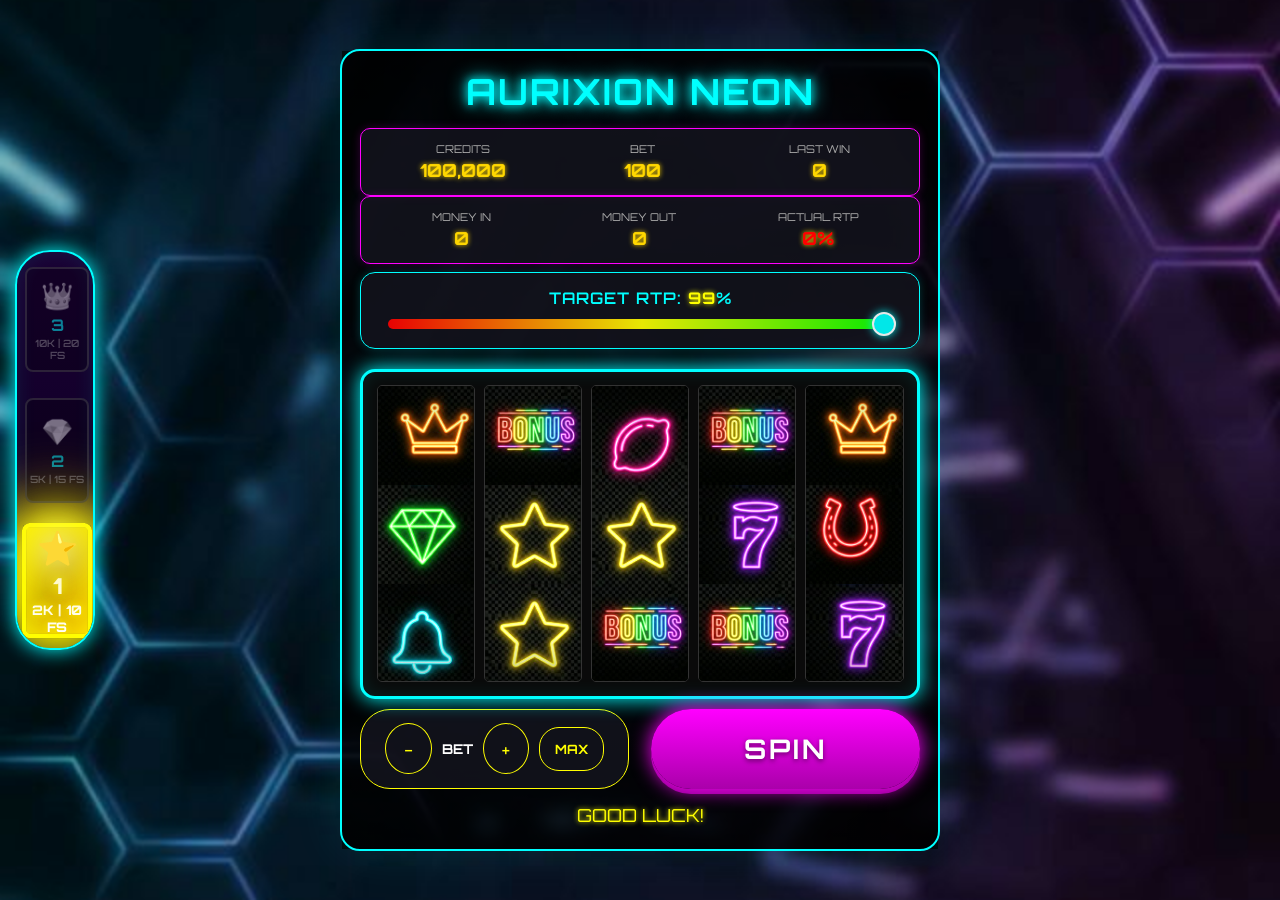
<file: index.html>
<!DOCTYPE html>
<html lang="en">

<head>
    <meta charset="UTF-8">
    <meta name="viewport" content="width=device-width, initial-scale=1.0">
    <title>AURIXION NEON</title>
    <link rel="stylesheet" href="style.css?v=1708290000">
    <link rel="stylesheet" href="rtp-styles.css?v=1708285200">
    <link rel="stylesheet" href="free-spins-styles.css?v=1708285200">
    <link rel="stylesheet" href="level-styles.css?v=1708286400">
    <link href="https://fonts.googleapis.com/css2?family=Orbitron:wght@400;700&display=swap" rel="stylesheet">
</head>

<body>
    <div class="game-wrapper">
        <div class="background-overlay"></div>
        <div class="ui-header">
            <h1 class="game-title">AURIXION NEON</h1>
            <div class="stats-container">
                <div class="stat-box">
                    <span class="label">CREDITS</span>
                    <span id="credits" class="value">100000</span>
                </div>
                <div class="stat-box">
                    <span class="label">BET</span>
                    <span id="bet" class="value">100</span>
                </div>
                <div class="stat-box">
                    <span class="label">LAST WIN</span>
                    <span id="win" class="value">0</span>
                </div>
            </div>
            <div class="stats-container">
                <div class="stat-box">
                    <span class="label">MONEY IN</span>
                    <span id="money-in" class="value">0</span>
                </div>
                <div class="stat-box">
                    <span class="label">MONEY OUT</span>
                    <span id="money-out" class="value">0</span>
                </div>
                <div class="stat-box">
                    <span class="label">ACTUAL RTP</span>
                    <span id="actual-rtp" class="value">0.0%</span>
                </div>
            </div>
            <div class="rtp-control">
                <label for="rtp-slider" class="rtp-label">TARGET RTP: <span id="target-rtp-value">99</span>%</label>
                <input type="range" id="rtp-slider" min="70" max="99" value="99" step="1">
            </div>
        </div>

        <!-- Free Spins Total Display -->
        <div id="free-spins-total" class="free-spins-total" style="display: none;">
            <div class="free-spins-label">FREE SPINS TOTAL</div>
            <div id="free-spins-amount" class="free-spins-amount">0</div>
        </div>

        <!-- Level Progression Bar -->
        <div class="level-bar">
            <div class="level-progress" id="level-progress"></div>
            <div class="level-item" data-level="1">
                <div class="level-icon">⭐</div>
                <div class="level-info">
                    <div class="level-number">1</div>
                    <div class="level-rewards">2K | 10 FS</div>
                </div>
            </div>
            <div class="level-item" data-level="2">
                <div class="level-icon">💎</div>
                <div class="level-info">
                    <div class="level-number">2</div>
                    <div class="level-rewards">5K | 15 FS</div>
                </div>
            </div>
            <div class="level-item" data-level="3">
                <div class="level-icon">👑</div>
                <div class="level-info">
                    <div class="level-number">3</div>
                    <div class="level-rewards">10K | 20 FS</div>
                </div>
            </div>
        </div>

        <div class="slot-machine">
            <div class="reels-container">
                <div class="reel" id="reel-1">
                    <div class="reel-strip"></div>
                </div>
                <div class="reel" id="reel-2">
                    <div class="reel-strip"></div>
                </div>
                <div class="reel" id="reel-3">
                    <div class="reel-strip"></div>
                </div>
                <div class="reel" id="reel-4">
                    <div class="reel-strip"></div>
                </div>
                <div class="reel" id="reel-5">
                    <div class="reel-strip"></div>
                </div>
                <div class="paylines-layer"></div>
            </div>
        </div>

        <div class="ui-controls">
            <div class="bet-controls">
                <button id="btn-decrease" class="control-btn">-</button>
                <span class="bet-label">BET</span>
                <button id="btn-increase" class="control-btn">+</button>
                <button id="btn-max" class="control-btn">MAX</button>
            </div>
            <button id="btn-spin" class="spin-btn">SPIN</button>
        </div>

        <div id="message-area" class="message-area">GOOD LUCK!</div>
    </div>

    <script src="sounds.js"></script>
    <script src="script.js"></script>
</body>

</html>
</file>
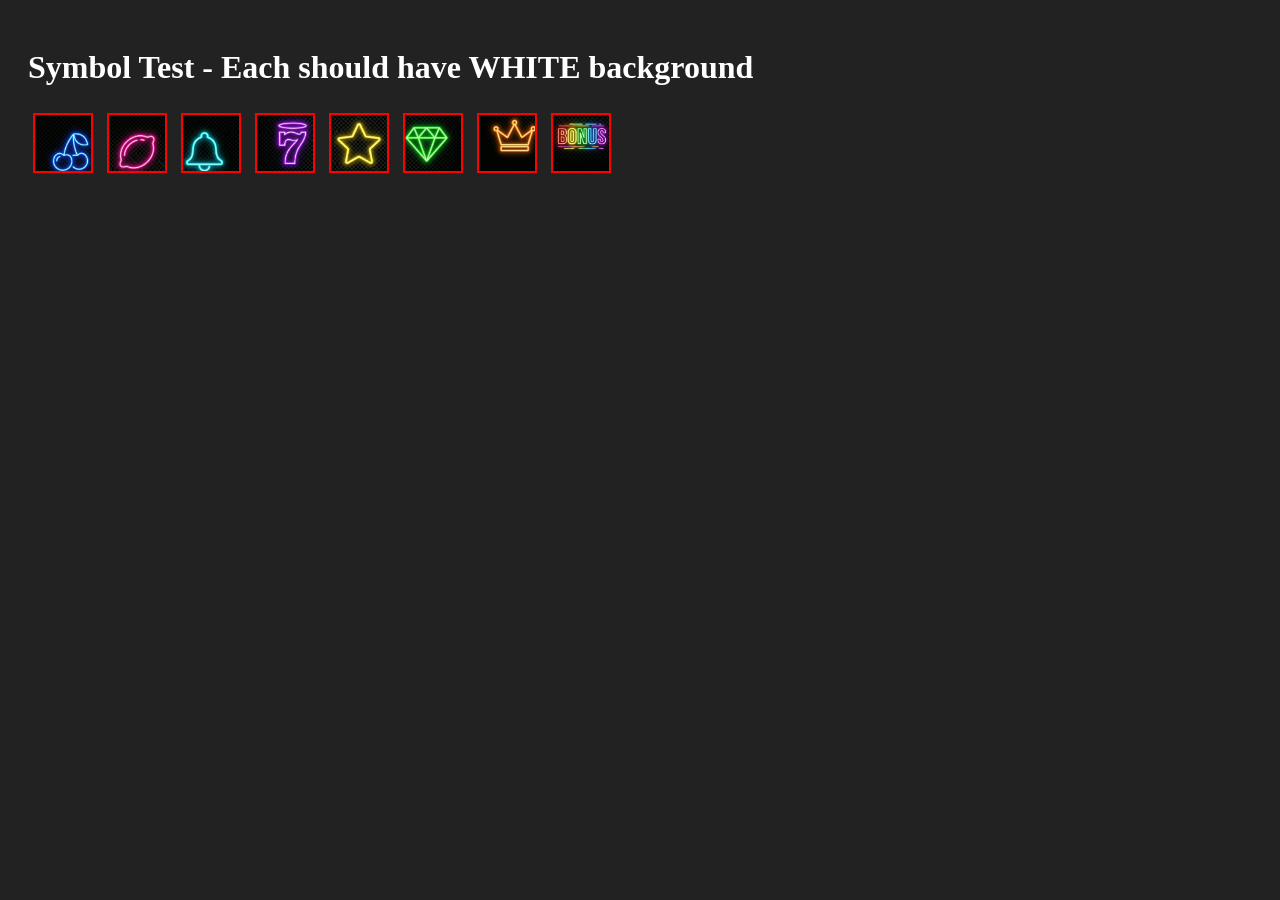
<file: test.html>
<!DOCTYPE html>
<html lang="en">

<head>
    <meta charset="UTF-8">
    <meta name="viewport" content="width=device-width, initial-scale=1.0">
    <title>CSS Test</title>
    <style>
        .symbol {
            width: 60px;
            height: 60px;
            background-color: #ffffff !important;
            background-image: url('assets/symbols.png');
            background-size: 333.33% 333.33%;
            background-repeat: no-repeat;
            box-sizing: border-box;
            display: inline-block;
            margin: 5px;
            border: 2px solid red;
        }

        .symbol-0 {
            background-position: 0% 0%;
        }

        .symbol-1 {
            background-position: 50% 0%;
        }

        .symbol-2 {
            background-position: 100% 0%;
        }

        .symbol-3 {
            background-position: 0% 50%;
        }

        .symbol-4 {
            background-position: 50% 50%;
        }

        .symbol-5 {
            background-position: 100% 50%;
        }

        .symbol-6 {
            background-position: 0% 100%;
        }

        .symbol-7 {
            background-position: 50% 100%;
        }
    </style>
</head>

<body style="background: #222; padding: 20px;">
    <h1 style="color: white;">Symbol Test - Each should have WHITE background</h1>
    <div>
        <div class="symbol symbol-0"></div>
        <div class="symbol symbol-1"></div>
        <div class="symbol symbol-2"></div>
        <div class="symbol symbol-3"></div>
        <div class="symbol symbol-4"></div>
        <div class="symbol symbol-5"></div>
        <div class="symbol symbol-6"></div>
        <div class="symbol symbol-7"></div>
    </div>
</body>

</html>
</file>
<file: style.css>
:root {
    --primary-neon: #0ff;
    --secondary-neon: #f0f;
    --accent-neon: #ff0;
    --dark-bg: #050510;
    --panel-bg: rgba(20, 20, 30, 0.8);
    --text-color: #fff;
    --reel-bg: #111;
    --reel-border: #333;
    --gold: #ffd700;
}

* {
    box-sizing: border-box;
}

body {
    margin: 0;
    padding: 0;
    font-family: 'Orbitron', sans-serif;
    background-color: var(--dark-bg);
    color: var(--text-color);
    overflow-x: hidden;
    overflow-y: auto;
    min-height: 100vh;
    display: flex;
    justify-content: center;
    align-items: center;
    background-image: url('assets/background.png');
    background-size: cover;
    background-position: center;
    background-attachment: fixed;
}

.background-overlay {
    position: absolute;
    top: 0;
    left: 0;
    width: 100%;
    height: 100%;
    background: radial-gradient(circle at center, transparent 0%, rgba(0, 0, 0, 0.8) 100%);
    z-index: -1;
}

.game-wrapper {
    width: 100%;
    max-width: 100%;
    height: auto;
    display: flex;
    flex-direction: column;
    justify-content: center;
    padding: 10px;
    box-sizing: border-box;
    position: relative;
}

.ui-header {
    text-align: center;
    margin-bottom: 10px;
}

.game-title {
    font-size: 1.8rem;
    margin: 0 0 10px 0;
    color: var(--primary-neon);
    text-shadow: 0 0 10px var(--primary-neon), 0 0 20px var(--primary-neon);
    letter-spacing: 2px;
}

.stats-container {
    display: flex;
    justify-content: space-around;
    background: var(--panel-bg);
    padding: 8px;
    border-radius: 10px;
    border: 1px solid var(--secondary-neon);
    box-shadow: 0 0 10px rgba(255, 0, 255, 0.2);
    flex-wrap: wrap;
    gap: 5px;
}

.stat-box {
    display: flex;
    flex-direction: column;
    align-items: center;
    min-width: 80px;
}

.label {
    font-size: 0.6rem;
    color: #aaa;
    margin-bottom: 3px;
    white-space: nowrap;
}

.value {
    font-size: 1rem;
    font-weight: bold;
    color: var(--gold);
    text-shadow: 0 0 5px var(--gold);
}

/* Slot Machine Reels */
.slot-machine {
    flex-grow: 1;
    display: flex;
    justify-content: center;
    align-items: center;
    position: relative;
    margin: 10px 0;
    width: 100%;
}

.reels-container {
    display: flex;
    gap: 3px;
    padding: 8px;
    background: #0a0a0a;
    border-radius: 15px;
    border: 3px solid var(--primary-neon);
    box-shadow: 0 0 20px var(--primary-neon), inset 0 0 20px rgba(0, 255, 255, 0.1);
    position: relative;
    overflow: hidden;
}

.reel {
    width: 50px;
    height: 150px;
    background: #111;
    border: 1px solid #333;
    border-radius: 5px;
    overflow: hidden;
    position: relative;
}

.reel::after {
    content: '';
    position: absolute;
    top: 0;
    left: 0;
    width: 100%;
    height: 100%;
    background: linear-gradient(to bottom, rgba(0, 0, 0, 0.2) 0%, transparent 15%, transparent 85%, rgba(0, 0, 0, 0.2) 100%);
    pointer-events: none;
    z-index: 5;
}

.reel-strip {
    position: absolute;
    top: 0;
    left: 0;
    width: 100%;
    transition: transform 0.1s ease-out;
}

.symbol {
    width: 50px;
    height: 50px;
    background-color: #0a0a0a;
    background-image: url('assets/symbols.png');
    background-size: 300% 300%;
    background-repeat: no-repeat;
    box-sizing: border-box;
    filter: brightness(1.2);
    transition: all 0.3s;
    display: flex;
    align-items: center;
    justify-content: center;
}

.symbol.win-highlight {
    background-color: rgba(0, 255, 255, 0.5);
    box-shadow: inset 0 0 20px #0ff;
    border-radius: 50%;
    z-index: 2;
}

/* Symbol positions */
.symbol-0 {
    background-position: 0% 0%;
}

.symbol-1 {
    background-position: 50% 0%;
}

.symbol-2 {
    background-position: 100% 0%;
}

.symbol-3 {
    background-position: 0% 50%;
}

.symbol-4 {
    background-position: 50% 50%;
}

.symbol-5 {
    background-position: 100% 50%;
}

.symbol-6 {
    background-position: 0% 100%;
}

.symbol-7 {
    background-position: 50% 100%;
}

.symbol-8 {
    background-position: 100% 100%;
}

/* Paylines Layer */
.paylines-layer {
    position: absolute;
    top: 0;
    left: 0;
    width: 100%;
    height: 100%;
    pointer-events: none;
    z-index: 10;
}

.payline-path {
    position: absolute;
    height: 2px;
    background: #f00;
    box-shadow: 0 0 5px #f00;
    opacity: 0;
    transition: opacity 0.3s;
    transform-origin: left center;
}

.payline-path.active {
    opacity: 1;
    animation: flash 0.5s infinite;
}

/* Controls */
.ui-controls {
    display: flex;
    flex-direction: column;
    gap: 10px;
    margin-bottom: 10px;
}

.bet-controls {
    display: flex;
    justify-content: center;
    align-items: center;
    gap: 10px;
    background: var(--panel-bg);
    padding: 8px;
    border-radius: 30px;
    border: 1px solid var(--accent-neon);
}

.control-btn {
    background: transparent;
    border: 1px solid var(--accent-neon);
    color: var(--accent-neon);
    padding: 8px 12px;
    border-radius: 50%;
    font-family: inherit;
    font-size: 1rem;
    cursor: pointer;
    transition: all 0.2s;
    min-width: 44px;
    min-height: 44px;
    display: flex;
    align-items: center;
    justify-content: center;
}

.control-btn:hover {
    background: var(--accent-neon);
    color: #000;
    box-shadow: 0 0 10px var(--accent-neon);
}

.control-btn:active {
    transform: scale(0.95);
}

#btn-max {
    border-radius: 20px;
    font-size: 0.8rem;
    font-weight: bold;
    padding: 8px 15px;
}

.bet-label {
    font-size: 0.9rem;
    font-weight: bold;
    color: #fff;
}

.spin-btn {
    width: 100%;
    padding: 15px;
    background: linear-gradient(180deg, #ff00ff 0%, #aa00aa 100%);
    border: none;
    border-radius: 50px;
    color: #fff;
    font-family: inherit;
    font-size: 1.5rem;
    font-weight: bold;
    letter-spacing: 3px;
    text-shadow: 0 2px 5px rgba(0, 0, 0, 0.5);
    cursor: pointer;
    box-shadow: 0 0 20px var(--secondary-neon), 0 5px 0 #880088;
    transition: all 0.1s;
    position: relative;
    overflow: hidden;
    min-height: 60px;
}

.spin-btn:active {
    transform: translateY(5px);
    box-shadow: 0 0 10px var(--secondary-neon), 0 0 0 #880088;
}

.spin-btn:disabled {
    filter: grayscale(1);
    cursor: not-allowed;
    transform: none;
    box-shadow: none;
}

.message-area {
    text-align: center;
    min-height: 25px;
    font-size: 0.9rem;
    color: var(--accent-neon);
    text-transform: uppercase;
    text-shadow: 0 0 5px var(--accent-neon);
    padding: 5px;
}

/* Animations */
@keyframes flash {

    0%,
    100% {
        opacity: 1;
    }

    50% {
        opacity: 0.5;
    }
}

.win-anim {
    animation: flash 0.5s infinite;
    filter: brightness(1.5);
}

/* ============================================
   RESPONSIVE BREAKPOINTS
   ============================================ */

/* Small Phones: 375px - 599px */
@media (min-width: 375px) {
    .game-title {
        font-size: 2rem;
    }

    .reel,
    .symbol {
        width: 55px;
        height: 55px;
    }

    .reel {
        height: 165px;
    }

    .label {
        font-size: 0.65rem;
    }

    .value {
        font-size: 1.1rem;
    }
}

/* Large Phones: 600px - 767px */
@media (min-width: 600px) {
    .game-wrapper {
        padding: 15px;
        max-width: 600px;
    }

    .game-title {
        font-size: 2.2rem;
    }

    .reel,
    .symbol {
        width: 70px;
        height: 70px;
    }

    .reel {
        height: 210px;
    }

    .reels-container {
        gap: 5px;
        padding: 10px;
    }

    .value {
        font-size: 1.2rem;
    }

    .label {
        font-size: 0.7rem;
    }

    .spin-btn {
        font-size: 1.8rem;
        padding: 18px;
    }
}

/* Tablets Portrait: 768px+ - FLEXIBLE SCALING */
@media (min-width: 768px) {
    body {
        padding: 2vh 2vw;
    }

    .game-wrapper {
        width: min(90vmin, 700px);
        max-height: 90vh;
        padding: 2vmin;
        border: 2px solid var(--primary-neon);
        border-radius: 20px;
        background: rgba(0, 0, 0, 0.5);
        box-shadow: 0 0 50px rgba(0, 255, 255, 0.1);
        margin: auto;
        justify-content: space-between;
    }

    .game-title {
        font-size: clamp(1.5rem, 4vmin, 3rem);
        margin-bottom: 1.5vmin;
    }

    .reels-container {
        padding: 1.5vmin;
        gap: 1vmin;
    }

    .reel,
    .symbol {
        width: clamp(60px, 12vmin, 100px);
        height: clamp(60px, 12vmin, 100px);
    }

    .reel {
        height: clamp(180px, 36vmin, 300px);
    }

    .stats-container {
        padding: 1.5vmin;
    }

    .value {
        font-size: clamp(1rem, 2vmin, 1.5rem);
    }

    .label {
        font-size: clamp(0.6rem, 1.2vmin, 0.9rem);
    }

    .ui-controls {
        flex-direction: row;
        justify-content: space-between;
        gap: 2vmin;
    }

    .bet-controls {
        width: 48%;
        padding: 1.5vmin;
    }

    .spin-btn {
        width: 48%;
        font-size: clamp(1.2rem, 3vmin, 2rem);
        padding: 1.5vmin;
    }

    .control-btn {
        font-size: clamp(0.9rem, 2vmin, 1.3rem);
        padding: 1.5vmin 2vmin;
    }

    .bet-label {
        font-size: clamp(0.8rem, 1.5vmin, 1.1rem);
    }

    .message-area {
        font-size: clamp(0.8rem, 2vmin, 1.2rem);
    }
}

/* Large Desktop: 1024px+ */
@media (min-width: 1024px) {
    .game-wrapper {
        width: min(85vmin, 800px);
    }

    .reel,
    .symbol {
        width: clamp(70px, 11vmin, 110px);
        height: clamp(70px, 11vmin, 110px);
    }

    .reel {
        height: clamp(210px, 33vmin, 330px);
    }
}

/* Extra Large Desktop: 1440px+ */
@media (min-width: 1440px) {
    .game-wrapper {
        width: min(80vmin, 900px);
    }
}
</file>
<file: rtp-styles.css>
/* RTP Control Styling */
.rtp-control {
    background: var(--panel-bg);
    padding: 8px 12px;
    border-radius: 15px;
    border: 1px solid var(--primary-neon);
    box-shadow: 0 0 10px rgba(0, 255, 255, 0.2);
    margin-top: 8px;
}

.rtp-label {
    display: block;
    text-align: center;
    font-size: 0.75rem;
    color: var(--primary-neon);
    margin-bottom: 5px;
    font-weight: 600;
    letter-spacing: 1px;
}

#rtp-slider {
    width: 100%;
    height: 6px;
    border-radius: 5px;
    background: linear-gradient(to right, #ff0000 0%, #ffff00 50%, #00ff00 100%);
    outline: none;
    opacity: 0.9;
    transition: opacity 0.2s;
    -webkit-appearance: none;
    appearance: none;
}

#rtp-slider:hover {
    opacity: 1;
}

#rtp-slider::-webkit-slider-thumb {
    -webkit-appearance: none;
    appearance: none;
    width: 18px;
    height: 18px;
    border-radius: 50%;
    background: var(--primary-neon);
    cursor: pointer;
    box-shadow: 0 0 10px var(--primary-neon);
    border: 2px solid #fff;
}

#rtp-slider::-moz-range-thumb {
    width: 18px;
    height: 18px;
    border-radius: 50%;
    background: var(--primary-neon);
    cursor: pointer;
    box-shadow: 0 0 10px var(--primary-neon);
    border: 2px solid #fff;
}

#target-rtp-value {
    color: var(--accent-neon);
    font-weight: bold;
    text-shadow: 0 0 5px var(--accent-neon);
}

/* Responsive adjustments */
@media (min-width: 375px) {
    .rtp-label {
        font-size: 0.8rem;
    }

    .rtp-control {
        padding: 10px 15px;
    }
}

@media (min-width: 600px) {
    .rtp-control {
        padding: 12px 20px;
    }

    .rtp-label {
        font-size: 0.85rem;
    }

    #rtp-slider {
        height: 8px;
    }

    #rtp-slider::-webkit-slider-thumb {
        width: 20px;
        height: 20px;
    }

    #rtp-slider::-moz-range-thumb {
        width: 20px;
        height: 20px;
    }
}

@media (min-width: 768px) {
    .rtp-label {
        font-size: 0.9rem;
    }
}

@media (min-width: 1024px) {
    .rtp-control {
        padding: 15px 25px;
    }

    .rtp-label {
        font-size: 1rem;
    }

    #rtp-slider {
        height: 10px;
    }

    #rtp-slider::-webkit-slider-thumb {
        width: 24px;
        height: 24px;
    }

    #rtp-slider::-moz-range-thumb {
        width: 24px;
        height: 24px;
    }
}

@media (min-width: 1440px) {
    .rtp-label {
        font-size: 1.1rem;
    }
}
</file>
<file: free-spins-styles.css>
/* Free Spins Total Display */
.free-spins-total {
    position: fixed;
    top: 15px;
    right: 15px;
    background: linear-gradient(135deg, rgba(255, 0, 255, 0.9), rgba(138, 43, 226, 0.9));
    border: 3px solid var(--secondary-neon);
    border-radius: 15px;
    padding: 10px 15px;
    min-width: 120px;
    text-align: center;
    box-shadow: 0 0 30px var(--secondary-neon), inset 0 0 20px rgba(255, 0, 255, 0.3);
    z-index: 100;
    animation: pulse-glow 2s infinite;
}

@keyframes pulse-glow {

    0%,
    100% {
        box-shadow: 0 0 30px var(--secondary-neon), inset 0 0 20px rgba(255, 0, 255, 0.3);
    }

    50% {
        box-shadow: 0 0 50px var(--secondary-neon), 0 0 70px rgba(255, 0, 255, 0.6), inset 0 0 30px rgba(255, 0, 255, 0.5);
    }
}

.free-spins-label {
    font-size: 0.7rem;
    color: #fff;
    text-transform: uppercase;
    letter-spacing: 1px;
    margin-bottom: 5px;
    font-weight: 600;
}

.free-spins-amount {
    font-size: 1.8rem;
    font-weight: 900;
    color: var(--accent-neon);
    text-shadow: 0 0 10px var(--accent-neon), 0 0 20px var(--accent-neon);
    animation: number-pulse 1s infinite;
}

@keyframes number-pulse {

    0%,
    100% {
        transform: scale(1);
    }

    50% {
        transform: scale(1.1);
    }
}

/* Responsive adjustments */
@media (max-width: 374px) {
    .free-spins-total {
        top: 10px;
        right: 10px;
        padding: 8px 12px;
        min-width: 100px;
    }

    .free-spins-label {
        font-size: 0.6rem;
    }

    .free-spins-amount {
        font-size: 1.4rem;
    }
}

@media (min-width: 600px) {
    .free-spins-total {
        top: 20px;
        right: 20px;
        padding: 12px 18px;
        min-width: 140px;
    }

    .free-spins-label {
        font-size: 0.75rem;
    }

    .free-spins-amount {
        font-size: 2rem;
    }
}

@media (min-width: 768px) {
    .free-spins-total {
        top: 25px;
        right: 25px;
        padding: 15px 20px;
        min-width: 160px;
    }

    .free-spins-label {
        font-size: 0.8rem;
    }

    .free-spins-amount {
        font-size: 2.2rem;
    }
}

@media (min-width: 1024px) {
    .free-spins-total {
        top: 30px;
        right: 30px;
        padding: 18px 25px;
        min-width: 180px;
    }

    .free-spins-label {
        font-size: 0.9rem;
    }

    .free-spins-amount {
        font-size: 2.5rem;
    }
}

@media (min-width: 1440px) {
    .free-spins-total {
        top: 40px;
        right: 40px;
        padding: 20px 30px;
        min-width: 200px;
    }

    .free-spins-label {
        font-size: 1rem;
    }

    .free-spins-amount {
        font-size: 3rem;
    }
}
</file>
<file: level-styles.css>
/* Level Progression Bar */
.level-bar {
    position: fixed;
    left: 10px;
    top: 50%;
    transform: translateY(-50%);
    width: 70px;
    height: 350px;
    background: linear-gradient(180deg, #1a0033 0%, #0a0020 100%);
    border: 2px solid var(--primary-neon);
    border-radius: 35px;
    padding: 15px 8px;
    box-shadow: 0 0 20px var(--primary-neon), inset 0 0 20px rgba(0, 255, 255, 0.1);
    z-index: 100;
    display: flex;
    flex-direction: column-reverse;
    justify-content: space-between;
    overflow: hidden;
}

.level-progress {
    position: absolute;
    bottom: 0;
    left: 0;
    right: 0;
    height: 0%;
    background: linear-gradient(180deg,
            rgba(255, 221, 0, 0.3) 0%,
            rgba(0, 255, 255, 0.3) 50%,
            rgba(255, 0, 255, 0.3) 100%);
    border-radius: 35px;
    transition: height 1s ease-out;
    box-shadow:
        inset 0 0 30px rgba(0, 255, 255, 0.4),
        inset 0 0 50px rgba(255, 0, 255, 0.2);
    z-index: 0;
}

.level-item {
    width: 54px;
    height: 90px;
    background: rgba(0, 0, 0, 0.5);
    border: 2px solid #444;
    border-radius: 8px;
    display: flex;
    flex-direction: column;
    align-items: center;
    justify-content: center;
    gap: 4px;
    position: relative;
    z-index: 2;
    transition: all 0.3s;
    opacity: 0.5;
}

.level-item.unlocked {
    border-color: var(--primary-neon);
    background: rgba(0, 255, 255, 0.1);
    opacity: 1;
    box-shadow: 0 0 15px var(--primary-neon);
}

/* ОЧЕНЬ ЯРКИЙ АКТИВНЫЙ УРОВЕНЬ */
.level-item.active {
    border: 4px solid #ffff00 !important;
    background: linear-gradient(135deg,
            rgba(255, 255, 0, 0.9) 0%,
            rgba(255, 215, 0, 0.7) 50%,
            rgba(255, 165, 0, 0.9) 100%) !important;
    box-shadow:
        0 0 40px #ffff00,
        0 0 60px #ffff00,
        0 0 80px #ffd700,
        inset 0 0 30px rgba(255, 255, 0, 0.8),
        inset 0 0 50px rgba(255, 215, 0, 0.6) !important;
    animation: mega-pulse 1s infinite !important;
    opacity: 1 !important;
    transform: scale(1.1) !important;
}

@keyframes mega-pulse {
    0% {
        box-shadow:
            0 0 40px #ffff00,
            0 0 60px #ffff00,
            0 0 80px #ffd700,
            inset 0 0 30px rgba(255, 255, 0, 0.8);
        border-color: #ffff00;
        filter: brightness(1.5);
    }

    50% {
        box-shadow:
            0 0 60px #ffff00,
            0 0 90px #ffff00,
            0 0 120px #ffd700,
            0 0 150px rgba(255, 215, 0, 0.5),
            inset 0 0 50px rgba(255, 255, 0, 1);
        border-color: #ffffff;
        filter: brightness(2);
    }

    100% {
        box-shadow:
            0 0 40px #ffff00,
            0 0 60px #ffff00,
            0 0 80px #ffd700,
            inset 0 0 30px rgba(255, 255, 0, 0.8);
        border-color: #ffff00;
        filter: brightness(1.5);
    }
}

.level-icon {
    font-size: 22px;
    filter: grayscale(100%);
    transition: filter 0.3s;
}

.level-item.unlocked .level-icon {
    filter: grayscale(0%);
}

.level-item.active .level-icon {
    animation: bounce-bright 0.8s infinite !important;
    filter: drop-shadow(0 0 15px #ffffff) drop-shadow(0 0 25px #ffff00) drop-shadow(0 0 35px #ffd700) !important;
    font-size: 26px !important;
}

@keyframes bounce-bright {

    0%,
    100% {
        transform: translateY(0) scale(1);
    }

    50% {
        transform: translateY(-8px) scale(1.15);
    }
}

.level-info {
    text-align: center;
}

.level-number {
    color: var(--primary-neon);
    font-size: 14px;
    font-weight: 700;
}

.level-rewards {
    color: #888;
    font-size: 9px;
    font-weight: 600;
    margin-top: 2px;
}

.level-item.unlocked .level-rewards {
    color: var(--primary-neon);
}

.level-item.active .level-number {
    color: #ffffff !important;
    font-size: 18px !important;
    font-weight: 900 !important;
    text-shadow:
        0 0 10px #ffff00,
        0 0 20px #ffff00,
        0 0 30px #ffd700,
        0 0 40px #ffd700 !important;
    animation: text-glow 1s infinite !important;
}

.level-item.active .level-rewards {
    color: #ffffff !important;
    font-size: 11px !important;
    font-weight: 800 !important;
    text-shadow:
        0 0 8px #ffff00,
        0 0 15px #ffd700 !important;
}

@keyframes text-glow {

    0%,
    100% {
        text-shadow:
            0 0 10px #ffff00,
            0 0 20px #ffff00,
            0 0 30px #ffd700;
    }

    50% {
        text-shadow:
            0 0 20px #ffff00,
            0 0 30px #ffff00,
            0 0 40px #ffd700,
            0 0 50px #ffd700;
    }
}

/* Mobile adjustments - HORIZONTAL LAYOUT */
@media (max-width: 767px) {
    .level-bar {
        position: relative;
        left: auto;
        top: auto;
        transform: none;
        width: 100%;
        max-width: 100%;
        height: 70px;
        margin: 10px auto;
        padding: 8px 12px;
        flex-direction: row;
        justify-content: space-around;
        align-items: center;
        border-radius: 15px;
    }

    .level-progress {
        position: absolute;
        bottom: 0;
        left: 0;
        top: 0;
        width: 0%;
        background: linear-gradient(90deg,
                rgba(255, 221, 0, 0.3) 0%,
                rgba(0, 255, 255, 0.3) 50%,
                rgba(255, 0, 255, 0.3) 100%);
        border-radius: 15px;
        transition: width 1s ease-out;
        box-shadow:
            inset 0 0 20px rgba(0, 255, 255, 0.4),
            inset 0 0 30px rgba(255, 0, 255, 0.2);
        z-index: 0;
    }

    .level-item {
        width: 90px;
        height: 55px;
        flex-direction: row;
        padding: 5px;
        gap: 6px;
    }

    .level-icon {
        font-size: 22px;
    }

    .level-info {
        text-align: left;
    }

    .level-number {
        font-size: 13px;
    }

    .level-rewards {
        font-size: 8px;
    }

    .level-item.active .level-icon {
        font-size: 26px !important;
    }

    .level-item.active .level-number {
        font-size: 15px !important;
    }

    .level-item.active .level-rewards {
        font-size: 9px !important;
    }
}

/* Small phones - extra compact */
@media (max-width: 374px) {
    .level-bar {
        height: 60px;
        padding: 6px 8px;
    }

    .level-item {
        width: 75px;
        height: 48px;
        gap: 4px;
    }

    .level-icon {
        font-size: 18px;
    }

    .level-number {
        font-size: 11px;
    }

    .level-rewards {
        font-size: 7px;
    }

    .level-item.active .level-icon {
        font-size: 22px !important;
    }
}

/* Large phones - slightly bigger */
@media (min-width: 600px) and (max-width: 767px) {
    .level-bar {
        max-width: 550px;
        height: 75px;
        padding: 10px 15px;
    }

    .level-item {
        width: 100px;
        height: 58px;
    }

    .level-icon {
        font-size: 24px;
    }

    .level-number {
        font-size: 14px;
    }

    .level-rewards {
        font-size: 9px;
    }

    .level-item.active .level-icon {
        font-size: 28px !important;
    }

    .level-item.active .level-number {
        font-size: 16px !important;
    }

    .level-item.active .level-rewards {
        font-size: 10px !important;
    }
}

/* Tablet and Desktop - VERTICAL LAYOUT */
@media (min-width: 768px) {
    .level-bar {
        position: fixed;
        left: 10px;
        top: 50%;
        transform: translateY(-50%);
        width: 70px;
        height: 350px;
        flex-direction: column-reverse;
        padding: 15px 8px;
        border-radius: 35px;
    }

    .level-progress {
        position: absolute;
        bottom: 0;
        left: 0;
        right: 0;
        top: auto;
        height: 0%;
        width: auto;
        background: linear-gradient(180deg,
                rgba(255, 221, 0, 0.3) 0%,
                rgba(0, 255, 255, 0.3) 50%,
                rgba(255, 0, 255, 0.3) 100%);
        border-radius: 35px;
        transition: height 1s ease-out;
    }

    .level-item {
        width: 54px;
        height: 90px;
        flex-direction: column;
        padding: 0;
        gap: 4px;
    }

    .level-info {
        text-align: center;
    }
}

/* Large tablets and small desktops */
@media (min-width: 1024px) {
    .level-bar {
        left: 15px;
        width: 80px;
        height: 400px;
    }

    .level-item {
        width: 64px;
        height: 105px;
    }

    .level-icon {
        font-size: 26px;
    }

    .level-number {
        font-size: 16px;
    }

    .level-rewards {
        font-size: 10px;
    }

    .level-item.active .level-icon {
        font-size: 30px !important;
    }

    .level-item.active .level-number {
        font-size: 20px !important;
    }

    .level-item.active .level-rewards {
        font-size: 12px !important;
    }
}

/* Large desktop */
@media (min-width: 1440px) {
    .level-bar {
        left: 20px;
        width: 90px;
        height: 450px;
        padding: 18px 10px;
    }

    .level-item {
        width: 70px;
        height: 115px;
    }

    .level-icon {
        font-size: 28px;
    }

    .level-number {
        font-size: 17px;
    }

    .level-rewards {
        font-size: 11px;
    }

    .level-item.active .level-icon {
        font-size: 34px !important;
    }

    .level-item.active .level-number {
        font-size: 22px !important;
    }
}
</file>
